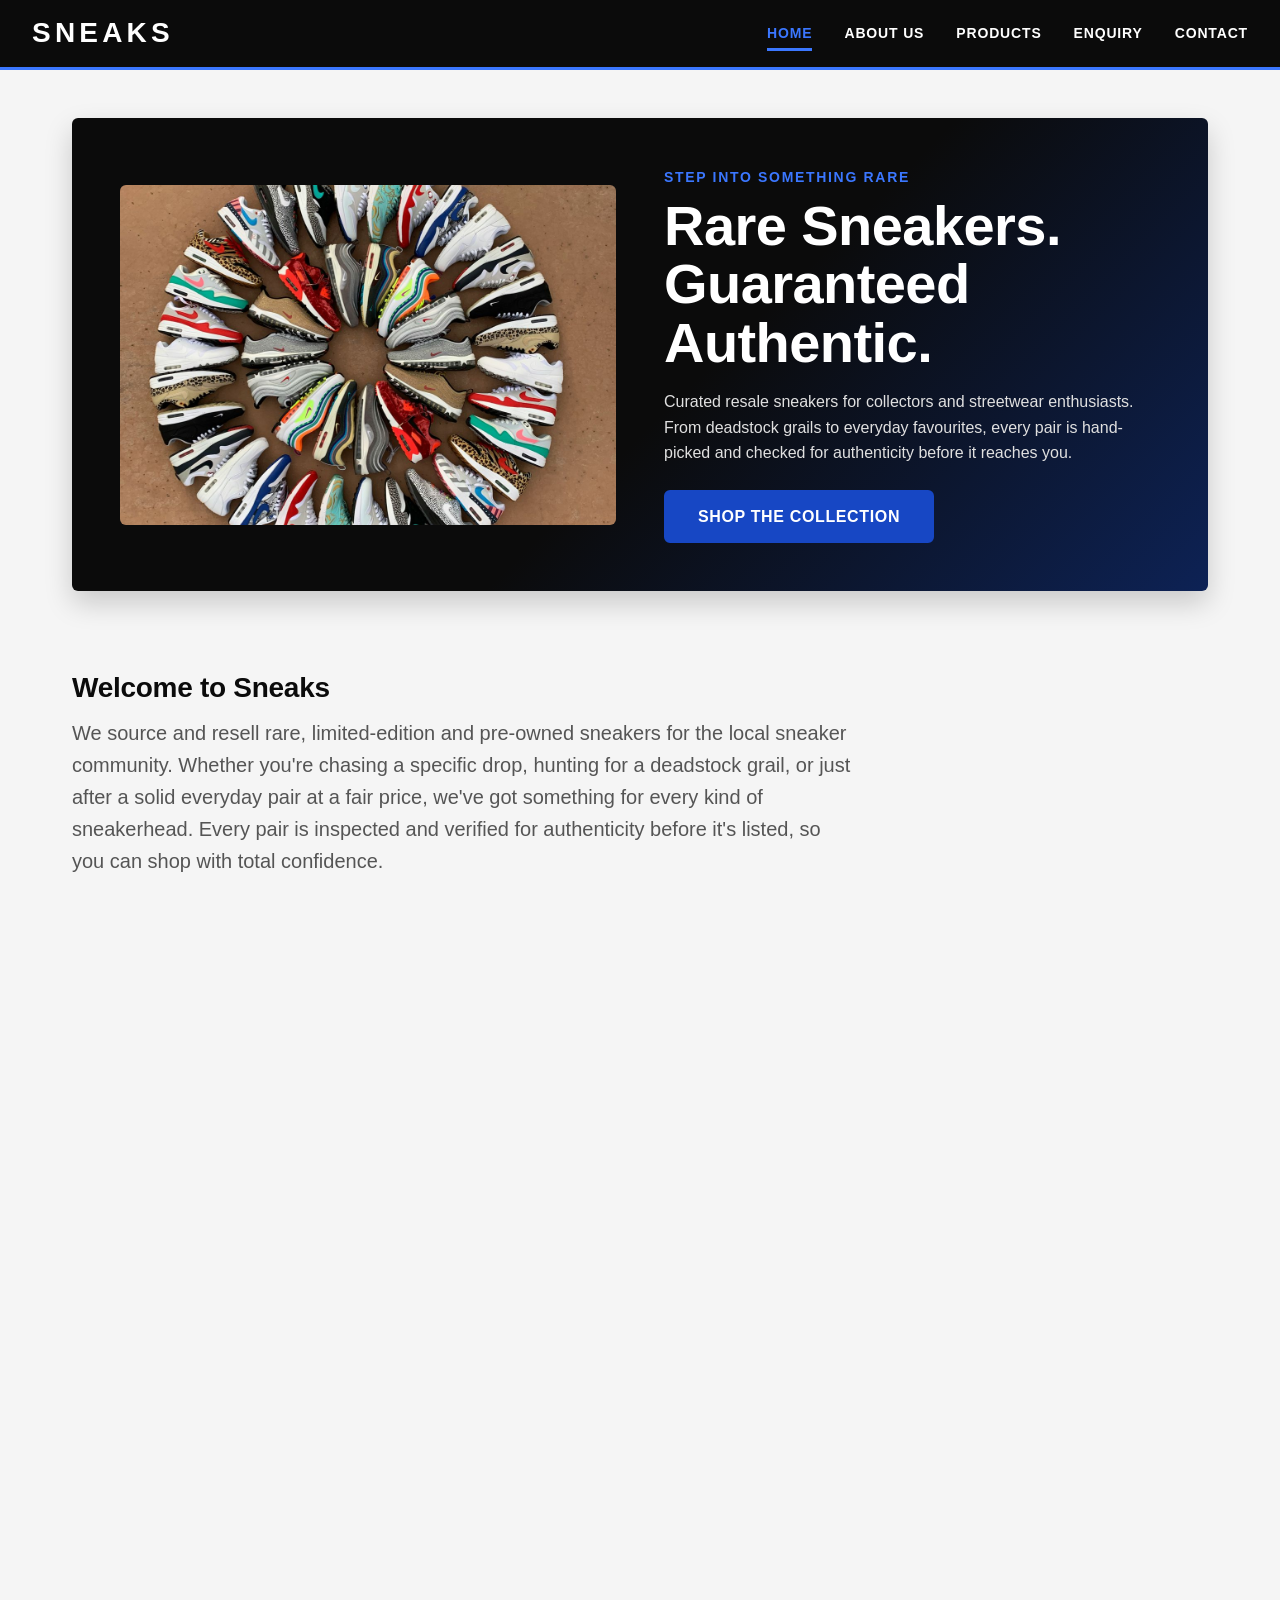
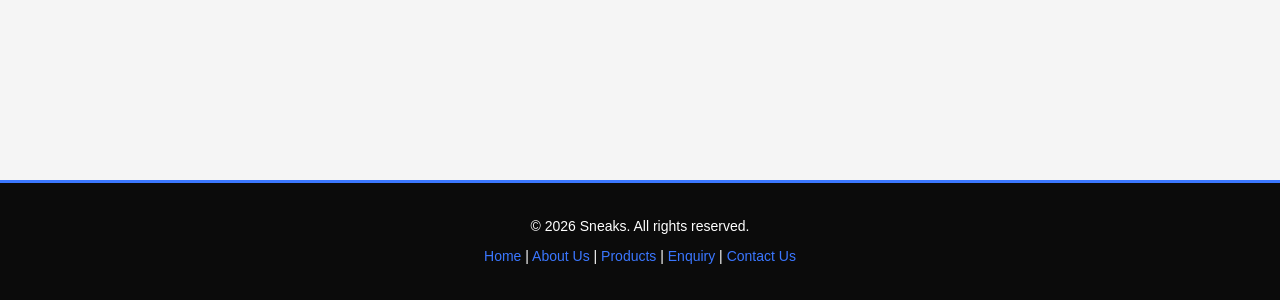
<file: index.html>
<!DOCTYPE html>
<html lang="en">
<head>
    <meta charset="UTF-8">
    <meta name="viewport" content="width=device-width, initial-scale=1.0">
    <title>Sneaks | Authentic Sneaker Resale in Durban</title>
    <meta name="description" content="Sneaks is a Durban sneaker resale store for rare, limited-edition and pre-owned sneakers. Every pair is authenticity-checked. Browse stock or reserve a pair.">
    <meta name="keywords" content="sneaker resale Durban, authentic sneakers South Africa, limited edition sneakers, pre-owned sneakers, deadstock sneakers, Air Jordan Durban">
    <meta name="author" content="Nhlakanipho Bhengu">
    <meta name="robots" content="index, follow">
    <meta name="theme-color" content="#0b0b0b">
    <link rel="canonical" href="https://st10538008.github.io/Sneaks-website/">
    <link rel="icon" href="images/favicon.svg" type="image/svg+xml">

    <!-- Open Graph / Twitter: the preview card shown when the page is shared -->
    <meta property="og:type" content="website">
    <meta property="og:site_name" content="Sneaks">
    <meta property="og:locale" content="en_ZA">
    <meta property="og:title" content="Sneaks | Authentic Sneaker Resale in Durban">
    <meta property="og:description" content="Sneaks is a Durban sneaker resale store for rare, limited-edition and pre-owned sneakers. Every pair is authenticity-checked. Browse stock or reserve a pair.">
    <meta property="og:url" content="https://st10538008.github.io/Sneaks-website/">
    <meta property="og:image" content="https://st10538008.github.io/Sneaks-website/images/sneaks-social-share.jpg">
    <meta property="og:image:alt" content="Sneaks: a collection of authentic resale sneakers">
    <meta name="twitter:card" content="summary_large_image">
    <meta name="twitter:title" content="Sneaks | Authentic Sneaker Resale in Durban">
    <meta name="twitter:description" content="Sneaks is a Durban sneaker resale store for rare, limited-edition and pre-owned sneakers. Every pair is authenticity-checked. Browse stock or reserve a pair.">
    <meta name="twitter:image" content="https://st10538008.github.io/Sneaks-website/images/sneaks-social-share.jpg">

    <!-- Security: only allow scripts, styles, images and requests from the places this site uses -->
    <meta http-equiv="Content-Security-Policy" content="default-src 'self'; script-src 'self'; style-src 'self'; img-src 'self' data:; connect-src 'self' https://jsonplaceholder.typicode.com; form-action 'self' mailto: https://jsonplaceholder.typicode.com; base-uri 'self'; object-src 'none'">
    <meta name="referrer" content="strict-origin-when-cross-origin">

    <!-- Structured data: helps Google show the business in local results -->
    <script type="application/ld+json">
    {
  "@context": "https://schema.org",
  "@type": "ShoeStore",
  "name": "Sneaks",
  "description": "Durban sneaker resale store selling rare, limited-edition and pre-owned sneakers with an authenticity guarantee.",
  "url": "https://st10538008.github.io/Sneaks-website/",
  "image": "https://st10538008.github.io/Sneaks-website/images/sneaks-social-share.jpg",
  "email": "hello@sneaks.co.za",
  "priceRange": "R2400 - R10900",
  "address": {
    "@type": "PostalAddress",
    "streetAddress": "45 Florida Road, Morningside",
    "addressLocality": "Durban",
    "postalCode": "4001",
    "addressCountry": "ZA"
  },
  "areaServed": "Durban, South Africa",
  "sameAs": [
    "https://www.instagram.com/sneaks.durban"
  ]
}
    </script>
    <link rel="stylesheet" href="css/style.css">
</head>
<body>

    <!-- ===== Header & Navigation ===== -->
    <header>
        <div class="logo">
            <a href="index.html">
                <span class="site-name">Sneaks</span>
            </a>
        </div>
        <input type="checkbox" id="nav-toggle" class="nav-toggle" aria-label="Open or close the navigation menu">
        <label for="nav-toggle" class="nav-toggle-label" aria-hidden="true"><span></span></label>
        <nav>
            <ul class="nav-links">
                <li><a href="index.html" class="active">Home</a></li>
                <li><a href="about.html">About Us</a></li>
                <li><a href="products.html">Products</a></li>
                <li><a href="enquiry.html">Enquiry</a></li>
                <li><a href="contact.html">Contact</a></li>
            </ul>
        </nav>
    </header>

    <!-- ===== Main Content ===== -->
    <main>

        <!-- Hero section with catchphrase, intro and call to action -->
        <section class="hero">
            <!-- srcset lists the same photo at two sizes. The number after each
                    file (480w, 3024w) tells the browser exactly how wide that file
                    is in pixels, so it can download whichever one fits the screen
                    instead of always grabbing the full 3024px original. -->
            <img
                src="images/sneaker-collection-hero-1200.jpg"
                fetchpriority="high"
                decoding="async"
                srcset="images/sneaker-collection-hero-480.jpg 480w,
                        images/sneaker-collection-hero-1200.jpg 1200w"
                sizes="(max-width: 1024px) 90vw, 50vw"
                alt="Featured limited-edition sneaker displayed against a plain background"
                width="600">
            <div class="hero-text">
                <p class="tagline">Step Into Something Rare</p>
                <h1>Rare Sneakers. Guaranteed Authentic.</h1>
                <p>
                    Curated resale sneakers for collectors and streetwear enthusiasts. From
                    deadstock grails to everyday favourites, every pair is hand-picked and
                    checked for authenticity before it reaches you.
                </p>
                <a href="products.html" class="cta-button">Shop the Collection</a>
            </div>
        </section>

        <!-- Short introduction to the business -->
        <section class="intro">
            <h2>Welcome to Sneaks</h2>
            <p>
                We source and resell rare, limited-edition and pre-owned sneakers for the local
                sneaker community. Whether you're chasing a specific drop, hunting for a
                deadstock grail, or just after a solid everyday pair at a fair price, we've got
                something for every kind of sneakerhead. Every pair is inspected and verified
                for authenticity before it's listed, so you can shop with total confidence.
            </p>
        </section>

        <!-- What we offer: category teaser -->
        <section class="categories">
            <h2>What We Offer</h2>
            <div class="category-list">
                <article class="category-card">
                    <h3>Deadstock Grails</h3>
                    <p>Brand new, never-worn limited releases for serious collectors.</p>
                </article>
                <article class="category-card">
                    <h3>Pre-Owned Favourites</h3>
                    <p>Gently used pairs in excellent condition at a fraction of retail price.</p>
                </article>
                <article class="category-card">
                    <h3>Everyday Sneakers</h3>
                    <p>Reliable, comfortable pairs for daily wear without the hefty price tag.</p>
                </article>
            </div>
        </section>

        <!-- Quick highlights -->
        <section class="highlights">
            <h2>Why Choose Us</h2>
            <ul>
                <li>Authenticity guaranteed on every pair</li>
                <li>New stock added regularly</li>
                <li>Easy reservation and offer system</li>
                <li>Local pickup and pop-up locations</li>
            </ul>
        </section>

        <!-- Closing call to action -->
        <section class="home-cta">
            <h2>Ready to Find Your Next Pair?</h2>
            <p>Browse our current stock or tell us exactly what you're looking for.</p>
            <a href="products.html" class="cta-button">Shop the Collection</a>
            <a href="enquiry.html" class="cta-button-secondary">Request a Specific Pair</a>
        </section>

    </main>

    <!-- ===== Footer ===== -->
    <footer>
        <p>&copy; 2026 Sneaks. All rights reserved.</p>
        <p class="footer-links"><a href="index.html">Home</a> | <a href="about.html">About Us</a> | <a href="products.html">Products</a> | <a href="enquiry.html">Enquiry</a> | <a href="contact.html">Contact Us</a></p>
    </footer>

    <script src="js/script.js" defer></script>
</body>
</html>
</file>
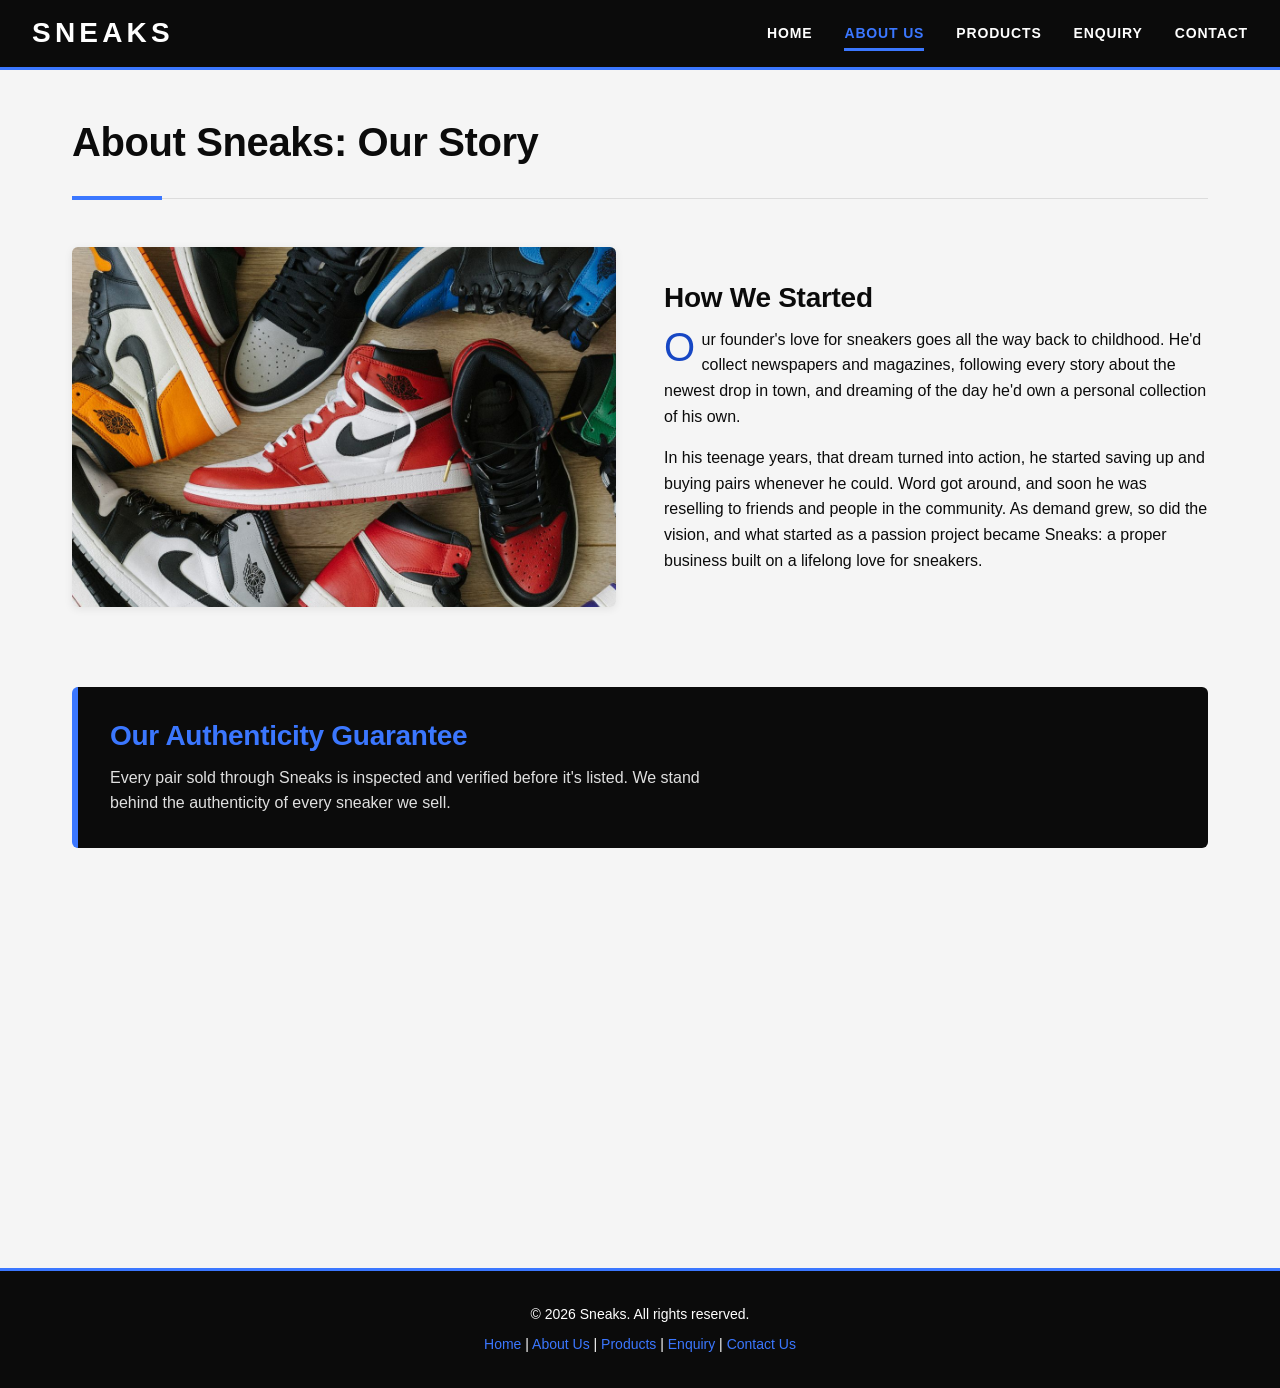
<file: about.html>
<!DOCTYPE html>
<html lang="en">
<head>
    <meta charset="UTF-8">
    <meta name="viewport" content="width=device-width, initial-scale=1.0">
    <title>About Sneaks | Our Story and Authenticity Guarantee</title>
    <meta name="description" content="Meet Sneaks, a Durban sneaker resale store. Learn how we started, our authenticity guarantee, and the mission and vision behind every pair we sell.">
    <meta name="keywords" content="about Sneaks, sneaker authenticity guarantee, Durban sneaker store, sneaker resale story">
    <meta name="author" content="Nhlakanipho Bhengu">
    <meta name="robots" content="index, follow">
    <meta name="theme-color" content="#0b0b0b">
    <link rel="canonical" href="https://st10538008.github.io/Sneaks-website/about.html">
    <link rel="icon" href="images/favicon.svg" type="image/svg+xml">

    <!-- Open Graph / Twitter: the preview card shown when the page is shared -->
    <meta property="og:type" content="website">
    <meta property="og:site_name" content="Sneaks">
    <meta property="og:locale" content="en_ZA">
    <meta property="og:title" content="About Sneaks | Our Story and Authenticity Guarantee">
    <meta property="og:description" content="Meet Sneaks, a Durban sneaker resale store. Learn how we started, our authenticity guarantee, and the mission and vision behind every pair we sell.">
    <meta property="og:url" content="https://st10538008.github.io/Sneaks-website/about.html">
    <meta property="og:image" content="https://st10538008.github.io/Sneaks-website/images/sneaks-social-share.jpg">
    <meta property="og:image:alt" content="Sneaks: a collection of authentic resale sneakers">
    <meta name="twitter:card" content="summary_large_image">
    <meta name="twitter:title" content="About Sneaks | Our Story and Authenticity Guarantee">
    <meta name="twitter:description" content="Meet Sneaks, a Durban sneaker resale store. Learn how we started, our authenticity guarantee, and the mission and vision behind every pair we sell.">
    <meta name="twitter:image" content="https://st10538008.github.io/Sneaks-website/images/sneaks-social-share.jpg">

    <!-- Security: only allow scripts, styles, images and requests from the places this site uses -->
    <meta http-equiv="Content-Security-Policy" content="default-src 'self'; script-src 'self'; style-src 'self'; img-src 'self' data:; connect-src 'self' https://jsonplaceholder.typicode.com; form-action 'self' mailto: https://jsonplaceholder.typicode.com; base-uri 'self'; object-src 'none'">
    <meta name="referrer" content="strict-origin-when-cross-origin">
    <link rel="stylesheet" href="css/style.css">
</head>
<body>

    <!-- ===== Header & Navigation ===== -->
    <header>
        <div class="logo">
            <a href="index.html">
                <span class="site-name">Sneaks</span>
            </a>
        </div>
        <input type="checkbox" id="nav-toggle" class="nav-toggle" aria-label="Open or close the navigation menu">
        <label for="nav-toggle" class="nav-toggle-label" aria-hidden="true"><span></span></label>
        <nav>
            <ul class="nav-links">
                <li><a href="index.html">Home</a></li>
                <li><a href="about.html" class="active">About Us</a></li>
                <li><a href="products.html">Products</a></li>
                <li><a href="enquiry.html">Enquiry</a></li>
                <li><a href="contact.html">Contact</a></li>
            </ul>
        </nav>
    </header>

    <!-- ===== Main Content ===== -->
    <main>

        <section class="page-heading">
            <h1>About Sneaks: Our Story</h1>
        </section>

        <!-- History / founder story -->
        <section class="about-history">
            <!-- srcset lists the same photo at two sizes, and sizes tells the
                browser how much space the image will take up on the page, so
                it can pick whichever file actually fits instead of always
                downloading the biggest one. -->
            <img
                src="images/sneaks-founder-sorting-sneakers-1200.jpg"
                loading="lazy"
                decoding="async"
                srcset="images/sneaks-founder-sorting-sneakers-480.jpg 480w,
                        images/sneaks-founder-sorting-sneakers-1200.jpg 1200w"
                sizes="(max-width: 1024px) 90vw, 40vw"
                alt="Founder of Sneaks sorting through a collection of sneakers"
                width="500">
            <div class="about-text">
                <h2>How We Started</h2>
                <p>
                    Our founder's love for sneakers goes all the way back to childhood. He'd
                    collect newspapers and magazines, following every story about the newest
                    drop in town, and dreaming of the day he'd own a personal collection of his
                    own.
                </p>
                <p>
                    In his teenage years, that dream turned into action, he started saving up
                    and buying pairs whenever he could. Word got around, and soon he was
                    reselling to friends and people in the community. As demand grew, so did the
                    vision, and what started as a passion project became Sneaks: a proper
                    business built on a lifelong love for sneakers.
                </p>
            </div>
        </section>

        <!-- Authenticity guarantee -->
        <section class="authenticity" id="authenticity">
            <h2>Our Authenticity Guarantee</h2>
            <p>
                Every pair sold through Sneaks is inspected and verified before it's listed. We
                stand behind the authenticity of every sneaker we sell.
            </p>
        </section>

        
        <div class="values">
            <!-- Mission -->
            <section class="mission">
                <h2>Our Mission</h2>
                <p>To make rare and sought-after sneakers accessible to sneakerheads and collectors, with guaranteed authenticity on every pair.</p>
            </section>

            <!-- Vision -->
            <section class="vision">
                <h2>Our Vision</h2>
                <p>To become Durban's most trusted destination for authentic sneaker resale, known for a curated selection and a strong local sneaker community.</p>
            </section>
        </div>

        <section class="more-links"><p>Ready to see what is in stock? <a href="products.html">Browse our current sneaker stock</a>, <a href="enquiry.html">send us an enquiry</a>, or <a href="contact.html">visit our Florida Road store</a>.</p></section>

    </main>

    <!-- ===== Footer ===== -->
    <footer>
        <p>&copy; 2026 Sneaks. All rights reserved.</p>
        <p class="footer-links"><a href="index.html">Home</a> | <a href="about.html">About Us</a> | <a href="products.html">Products</a> | <a href="enquiry.html">Enquiry</a> | <a href="contact.html">Contact Us</a></p>
    </footer>

    <script src="js/script.js" defer></script>
</body>
</html>
</file>
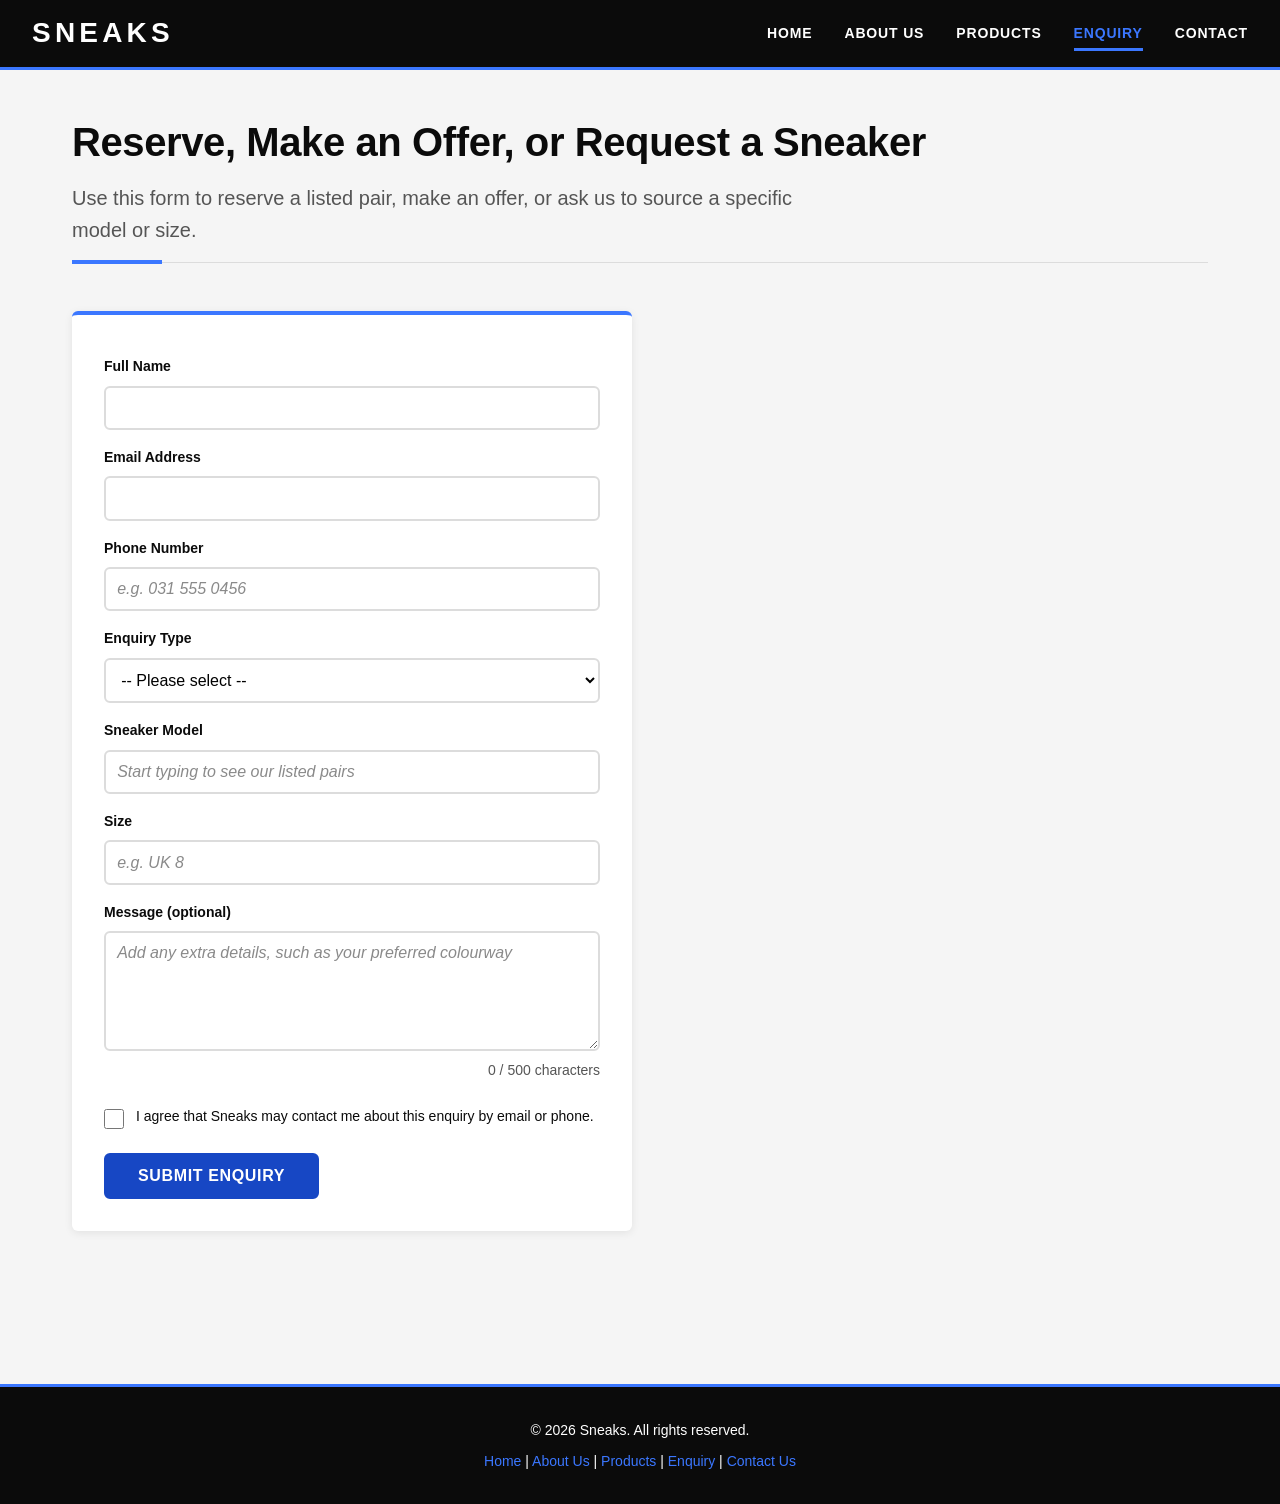
<file: enquiry.html>
<!DOCTYPE html>
<html lang="en">
<head>
    <meta charset="UTF-8">
    <meta name="viewport" content="width=device-width, initial-scale=1.0">
    <title>Reserve or Make an Offer on Sneakers | Sneaks</title>
    <meta name="description" content="Reserve a listed pair, make an offer or request a specific sneaker model and size from Sneaks in Durban. Get a price and availability reply instantly.">
    <meta name="keywords" content="reserve sneakers Durban, make an offer sneakers, request sneaker size, source rare sneakers South Africa">
    <meta name="author" content="Nhlakanipho Bhengu">
    <meta name="robots" content="index, follow">
    <meta name="theme-color" content="#0b0b0b">
    <link rel="canonical" href="https://st10538008.github.io/Sneaks-website/enquiry.html">
    <link rel="icon" href="images/favicon.svg" type="image/svg+xml">

    <!-- Open Graph / Twitter: the preview card shown when the page is shared -->
    <meta property="og:type" content="website">
    <meta property="og:site_name" content="Sneaks">
    <meta property="og:locale" content="en_ZA">
    <meta property="og:title" content="Reserve or Make an Offer on Sneakers | Sneaks">
    <meta property="og:description" content="Reserve a listed pair, make an offer or request a specific sneaker model and size from Sneaks in Durban. Get a price and availability reply instantly.">
    <meta property="og:url" content="https://st10538008.github.io/Sneaks-website/enquiry.html">
    <meta property="og:image" content="https://st10538008.github.io/Sneaks-website/images/sneaks-social-share.jpg">
    <meta property="og:image:alt" content="Sneaks: a collection of authentic resale sneakers">
    <meta name="twitter:card" content="summary_large_image">
    <meta name="twitter:title" content="Reserve or Make an Offer on Sneakers | Sneaks">
    <meta name="twitter:description" content="Reserve a listed pair, make an offer or request a specific sneaker model and size from Sneaks in Durban. Get a price and availability reply instantly.">
    <meta name="twitter:image" content="https://st10538008.github.io/Sneaks-website/images/sneaks-social-share.jpg">

    <!-- Security: only allow scripts, styles, images and requests from the places this site uses -->
    <meta http-equiv="Content-Security-Policy" content="default-src 'self'; script-src 'self'; style-src 'self'; img-src 'self' data:; connect-src 'self' https://jsonplaceholder.typicode.com; form-action 'self' mailto: https://jsonplaceholder.typicode.com; base-uri 'self'; object-src 'none'">
    <meta name="referrer" content="strict-origin-when-cross-origin">
    <link rel="stylesheet" href="css/style.css">
</head>
<body>

    <!-- ===== Header & Navigation ===== -->
    <header>
        <div class="logo">
            <a href="index.html">
                <span class="site-name">Sneaks</span>
            </a>
        </div>
        <input type="checkbox" id="nav-toggle" class="nav-toggle" aria-label="Open or close the navigation menu">
        <label for="nav-toggle" class="nav-toggle-label" aria-hidden="true"><span></span></label>
        <nav>
            <ul class="nav-links">
                <li><a href="index.html">Home</a></li>
                <li><a href="about.html">About Us</a></li>
                <li><a href="products.html">Products</a></li>
                <li><a href="enquiry.html" class="active">Enquiry</a></li>
                <li><a href="contact.html">Contact</a></li>
            </ul>
        </nav>
    </header>

    <!-- ===== Main Content ===== -->
    <main>

        <section class="page-heading">
            <h1>Reserve, Make an Offer, or Request a Sneaker</h1>
            <p>Use this form to reserve a listed pair, make an offer, or ask us to source a specific model or size.</p>
        </section>

        <!-- Enquiry form: validated and submitted with AJAX by js/script.js.
             The action URL is where the data is sent. -->
        <section class="enquiry-form">
            <form id="enquiry-form" action="https://jsonplaceholder.typicode.com/posts" method="post" novalidate>

                <label for="full-name">Full Name</label>
                <input type="text" id="full-name" name="full-name" autocomplete="name" required>

                <label for="email">Email Address</label>
                <input type="email" id="email" name="email" autocomplete="email" required>

                <label for="phone">Phone Number</label>
                <input type="tel" id="phone" name="phone" autocomplete="tel" placeholder="e.g. 031 555 0456" required>

                <label for="enquiry-type">Enquiry Type</label>
                <select id="enquiry-type" name="enquiry-type" required>
                    <option value="">-- Please select --</option>
                    <option value="reserve">Reserve a Listed Pair</option>
                    <option value="offer">Make an Offer</option>
                    <option value="request">Request a Specific Model/Size</option>
                </select>

                <label for="sneaker-model">Sneaker Model</label>
                <input type="text" id="sneaker-model" name="sneaker-model" list="model-list" placeholder="Start typing to see our listed pairs">
                <datalist id="model-list"></datalist>

                <label for="size">Size</label>
                <input type="text" id="size" name="size" placeholder="e.g. UK 8">

                <!-- Shown only when "Make an Offer" is chosen -->
                <div class="form-group" id="offer-group" hidden>
                    <label for="offer-amount">Your Offer (in rand)</label>
                    <input type="number" id="offer-amount" name="offer-amount" min="500" max="100000" step="50" inputmode="numeric" placeholder="e.g. 3500">
                </div>

                <!-- Shown only when "Reserve a Listed Pair" is chosen -->
                <div class="form-group" id="date-group" hidden>
                    <label for="pickup-date">Preferred Collection Date</label>
                    <input type="date" id="pickup-date" name="pickup-date">
                </div>

                <label for="message">Message (optional)</label>
                <textarea id="message" name="message" rows="5" placeholder="Add any extra details, such as your preferred colourway"></textarea>

                <div class="checkbox-field">
                    <input type="checkbox" id="consent" name="consent" required>
                    <label for="consent">I agree that Sneaks may contact me about this enquiry by email or phone.</label>
                </div>

                <button type="submit" class="submit-btn">Submit Enquiry</button>

            </form>

            <!-- The reply about cost and availability appears here -->
            <div id="enquiry-response" class="response-box" role="status" aria-live="polite" tabindex="-1" hidden></div>
        </section>

        <section class="more-links"><p>Not sure what to ask for? See what we have on the <a href="products.html">products page</a>, read the <a href="products.html#faq-heading">buying FAQ</a>, or <a href="about.html">learn about our authenticity guarantee</a>.</p></section>

    </main>

    <!-- ===== Footer ===== -->
    <footer>
        <p>&copy; 2026 Sneaks. All rights reserved.</p>
        <p class="footer-links"><a href="index.html">Home</a> | <a href="about.html">About Us</a> | <a href="products.html">Products</a> | <a href="enquiry.html">Enquiry</a> | <a href="contact.html">Contact Us</a></p>
    </footer>

    <script src="js/script.js" defer></script>
</body>
</html>
</file>
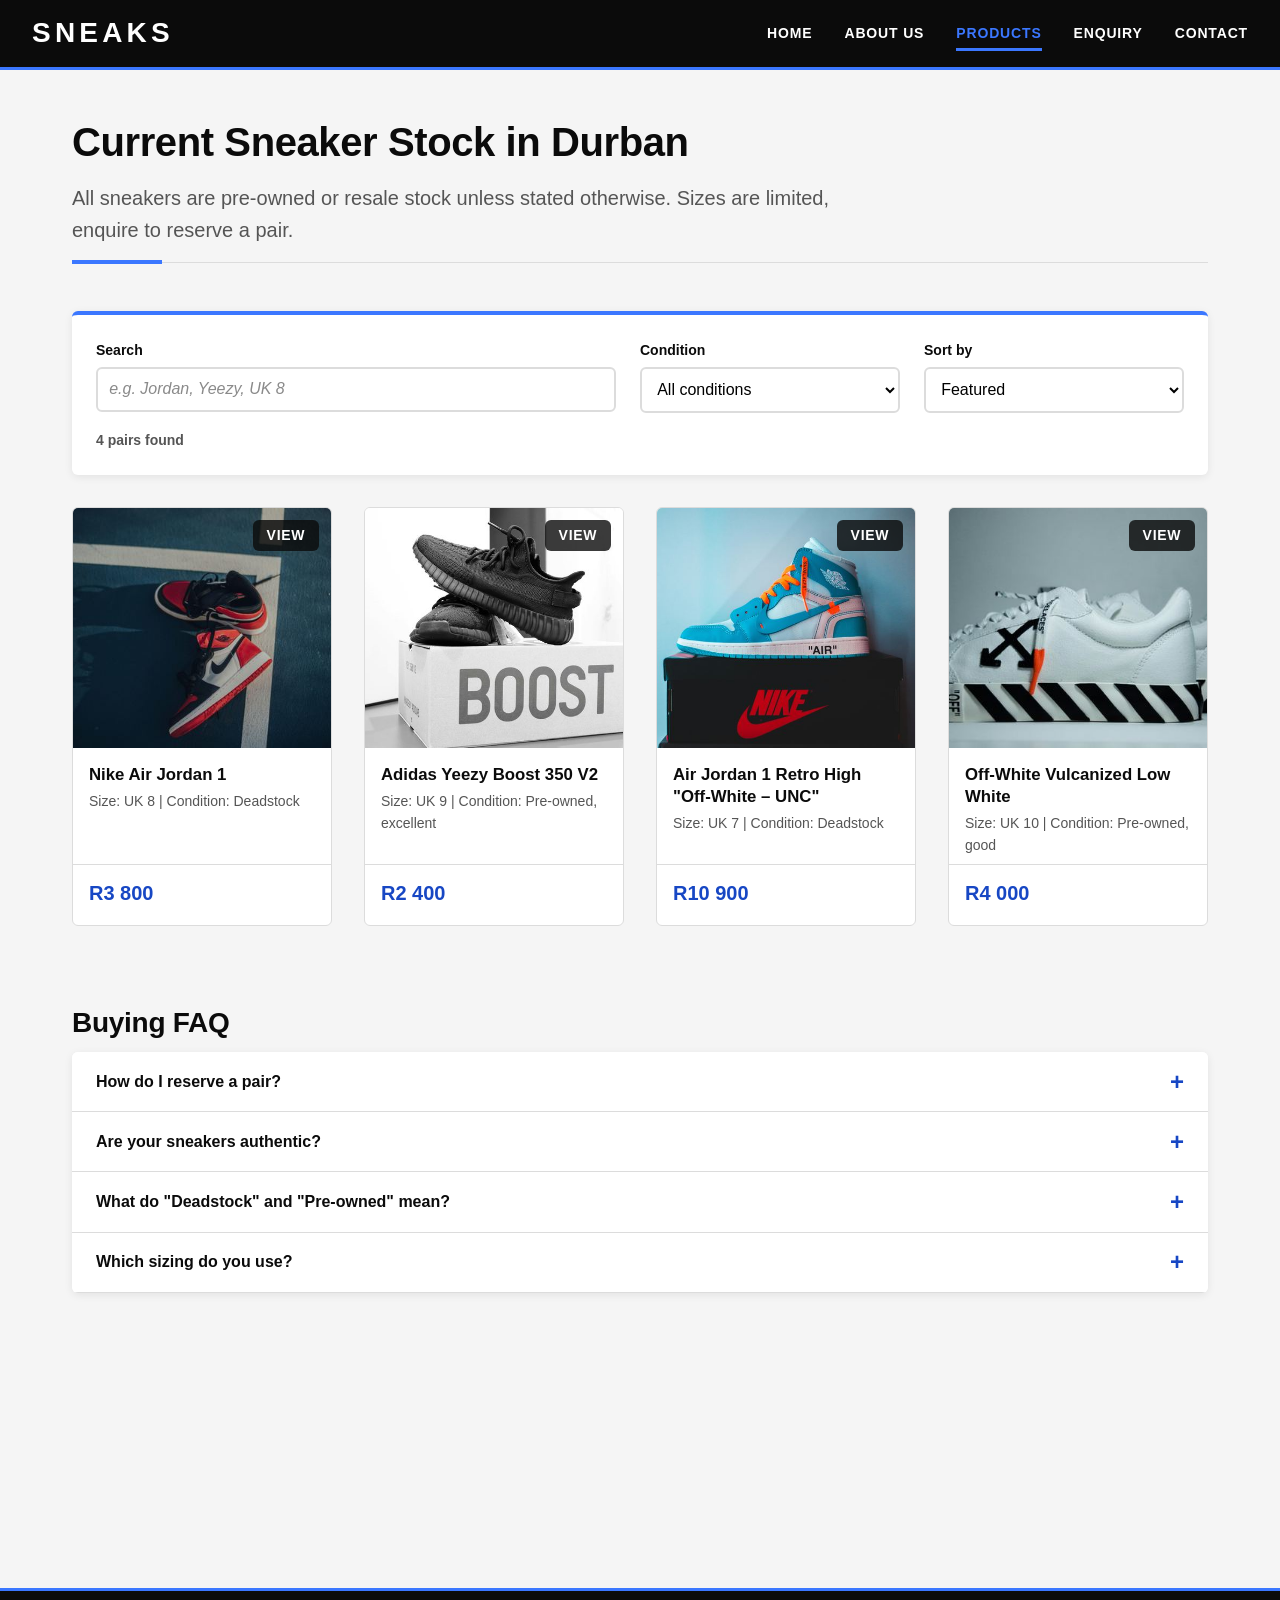
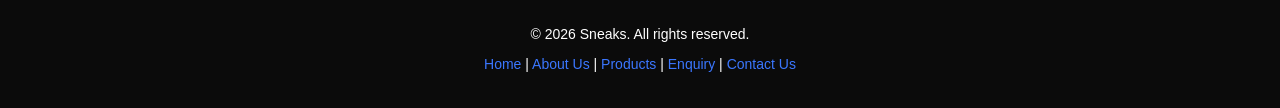
<file: products.html>
<!DOCTYPE html>
<html lang="en">
<head>
    <meta charset="UTF-8">
    <meta name="viewport" content="width=device-width, initial-scale=1.0">
    <title>Sneakers for Sale in Durban | Sneaks Current Stock</title>
    <meta name="description" content="Browse authentic Air Jordan, Yeezy and Off-White sneakers in stock at Sneaks, Durban. Search by name, filter by condition, sort by price and reserve a pair.">
    <meta name="keywords" content="sneakers for sale Durban, buy Air Jordan 1 South Africa, Yeezy 350 V2 Durban, Off-White sneakers, deadstock sneakers price">
    <meta name="author" content="Nhlakanipho Bhengu">
    <meta name="robots" content="index, follow">
    <meta name="theme-color" content="#0b0b0b">
    <link rel="canonical" href="https://st10538008.github.io/Sneaks-website/products.html">
    <link rel="icon" href="images/favicon.svg" type="image/svg+xml">

    <!-- Open Graph / Twitter: the preview card shown when the page is shared -->
    <meta property="og:type" content="website">
    <meta property="og:site_name" content="Sneaks">
    <meta property="og:locale" content="en_ZA">
    <meta property="og:title" content="Sneakers for Sale in Durban | Sneaks Current Stock">
    <meta property="og:description" content="Browse authentic Air Jordan, Yeezy and Off-White sneakers in stock at Sneaks, Durban. Search by name, filter by condition, sort by price and reserve a pair.">
    <meta property="og:url" content="https://st10538008.github.io/Sneaks-website/products.html">
    <meta property="og:image" content="https://st10538008.github.io/Sneaks-website/images/sneaks-social-share.jpg">
    <meta property="og:image:alt" content="Sneaks: a collection of authentic resale sneakers">
    <meta name="twitter:card" content="summary_large_image">
    <meta name="twitter:title" content="Sneakers for Sale in Durban | Sneaks Current Stock">
    <meta name="twitter:description" content="Browse authentic Air Jordan, Yeezy and Off-White sneakers in stock at Sneaks, Durban. Search by name, filter by condition, sort by price and reserve a pair.">
    <meta name="twitter:image" content="https://st10538008.github.io/Sneaks-website/images/sneaks-social-share.jpg">

    <!-- Security: only allow scripts, styles, images and requests from the places this site uses -->
    <meta http-equiv="Content-Security-Policy" content="default-src 'self'; script-src 'self'; style-src 'self'; img-src 'self' data:; connect-src 'self' https://jsonplaceholder.typicode.com; form-action 'self' mailto: https://jsonplaceholder.typicode.com; base-uri 'self'; object-src 'none'">
    <meta name="referrer" content="strict-origin-when-cross-origin">
    <link rel="stylesheet" href="css/style.css">
</head>
<body>

    <!-- ===== Header & Navigation ===== -->
    <header>
        <div class="logo">
            <a href="index.html">
                <span class="site-name">Sneaks</span>
            </a>
        </div>
        <input type="checkbox" id="nav-toggle" class="nav-toggle" aria-label="Open or close the navigation menu">
        <label for="nav-toggle" class="nav-toggle-label" aria-hidden="true"><span></span></label>
        <nav>
            <ul class="nav-links">
                <li><a href="index.html">Home</a></li>
                <li><a href="about.html">About Us</a></li>
                <li><a href="products.html" class="active">Products</a></li>
                <li><a href="enquiry.html">Enquiry</a></li>
                <li><a href="contact.html">Contact</a></li>
            </ul>
        </nav>
    </header>

    <!-- ===== Main Content ===== -->
    <main>

        <section class="page-heading">
            <h1>Current Sneaker Stock in Durban</h1>
            <p>All sneakers are pre-owned or resale stock unless stated otherwise. Sizes are limited, enquire to reserve a pair.</p>
        </section>

        <!-- Product listings -->
        <section class="product-grid" aria-label="Sneakers in stock">

            <!-- Listing 1 -->
            <article class="product-card">
                <figure class="product-photo">
                    <img
                        src="images/air-jordan-1-white-black-red-1200.jpg"
                        srcset="images/air-jordan-1-white-black-red-480.jpg 480w,
                        images/air-jordan-1-white-black-red-1200.jpg 1200w"
                        sizes="(max-width: 600px) 90vw, (max-width: 1024px) 45vw, 240px"
                        alt="Nike Air Jordan 1 sneaker in a white, black and red colourway"
                        width="220">
                    <figcaption class="product-name">Nike Air Jordan 1</figcaption>
                </figure>
                <p class="product-meta">Size: UK 8 | Condition: Deadstock</p>
                <p class="price">R3 800</p>
            </article>

            <!-- Listing 2 -->
            <article class="product-card">
                <figure class="product-photo">
                    <img
                        src="images/adidas-yeezy-350-v2-black-1200.jpg"
                        srcset="images/adidas-yeezy-350-v2-black-480.jpg 480w,
                        images/adidas-yeezy-350-v2-black-1200.jpg 1200w"
                        sizes="(max-width: 600px) 90vw, (max-width: 1024px) 45vw, 240px"
                        alt="Adidas Yeezy Boost 350 V2 sneaker in a black colourway"
                        width="220">
                    <figcaption class="product-name">Adidas Yeezy Boost 350 V2</figcaption>
                </figure>
                <p class="product-meta">Size: UK 9 | Condition: Pre-owned, excellent</p>
                <p class="price">R2 400</p>
            </article>

            <!-- Listing 3 -->
            <article class="product-card">
                <figure class="product-photo">
                    <img
                        src="images/air-jordan-1-retro-high-off-white-unc-1200.jpg"
                        srcset="images/air-jordan-1-retro-high-off-white-unc-480.jpg 480w,
                        images/air-jordan-1-retro-high-off-white-unc-1200.jpg 1200w"
                        sizes="(max-width: 600px) 90vw, (max-width: 1024px) 45vw, 240px"
                        alt="Air Jordan 1 Retro High Off-White UNC sneaker in teal and orange"
                        width="220">
                    <figcaption class="product-name">Air Jordan 1 Retro High "Off-White – UNC"</figcaption>
                </figure>
                <p class="product-meta">Size: UK 7 | Condition: Deadstock</p>
                <p class="price">R10 900</p>
            </article>

            <!-- Listing 4 -->
            <article class="product-card">
                <figure class="product-photo">
                    <img
                        src="images/off-white-vulcanized-low-white-1200.jpg"
                        srcset="images/off-white-vulcanized-low-white-480.jpg 480w,
                        images/off-white-vulcanized-low-white-1200.jpg 1200w"
                        sizes="(max-width: 600px) 90vw, (max-width: 1024px) 45vw, 240px"
                        alt="Off-White Vulcanized Low sneaker in white with black diagonal stripes"
                        width="220">
                    <figcaption class="product-name">Off-White Vulcanized Low White</figcaption>
                </figure>
                <p class="product-meta">Size: UK 10 | Condition: Pre-owned, good</p>
                <p class="price">R4 000</p>
            </article>

        </section>

        <!-- FAQ accordion (opened and closed by js/script.js) -->
        <section class="faq" aria-labelledby="faq-heading">
            <h2 id="faq-heading">Buying FAQ</h2>
            <div class="accordion">

                <h3 class="accordion-heading">
                    <button type="button" class="accordion-trigger" id="faq-btn-1" aria-expanded="false" aria-controls="faq-panel-1">How do I reserve a pair?</button>
                </h3>
                <div class="accordion-panel" id="faq-panel-1" role="region" aria-labelledby="faq-btn-1">
                    <div class="accordion-inner">
                        <p>Fill in the <a href="enquiry.html">enquiry form</a> and choose "Reserve a Listed Pair". We reply with the price, a deposit amount and how long we will hold the pair for you.</p>
                    </div>
                </div>

                <h3 class="accordion-heading">
                    <button type="button" class="accordion-trigger" id="faq-btn-2" aria-expanded="false" aria-controls="faq-panel-2">Are your sneakers authentic?</button>
                </h3>
                <div class="accordion-panel" id="faq-panel-2" role="region" aria-labelledby="faq-btn-2">
                    <div class="accordion-inner">
                        <p>Yes. Every pair is inspected and verified before it is listed. Read more in our <a href="about.html#authenticity">authenticity guarantee</a>.</p>
                    </div>
                </div>

                <h3 class="accordion-heading">
                    <button type="button" class="accordion-trigger" id="faq-btn-3" aria-expanded="false" aria-controls="faq-panel-3">What do "Deadstock" and "Pre-owned" mean?</button>
                </h3>
                <div class="accordion-panel" id="faq-panel-3" role="region" aria-labelledby="faq-btn-3">
                    <div class="accordion-inner">
                        <p>Deadstock means brand new and never worn. Pre-owned means worn before; we grade each pair (for example "excellent" or "good") so you know what to expect.</p>
                    </div>
                </div>

                <h3 class="accordion-heading">
                    <button type="button" class="accordion-trigger" id="faq-btn-4" aria-expanded="false" aria-controls="faq-panel-4">Which sizing do you use?</button>
                </h3>
                <div class="accordion-panel" id="faq-panel-4" role="region" aria-labelledby="faq-btn-4">
                    <div class="accordion-inner">
                        <p>All sizes are UK sizes. If you do not see your size, send an enquiry and we will try to source it for you.</p>
                    </div>
                </div>

            </div>
        </section>

        <section class="products-cta">
            <p>Don't see your size? Let us know what you're after.</p>
            <a href="enquiry.html" class="cta-button">Make an Enquiry</a>
        </section>

    </main>

    <!-- ===== Footer ===== -->
    <footer>
        <p>&copy; 2026 Sneaks. All rights reserved.</p>
        <p class="footer-links"><a href="index.html">Home</a> | <a href="about.html">About Us</a> | <a href="products.html">Products</a> | <a href="enquiry.html">Enquiry</a> | <a href="contact.html">Contact Us</a></p>
    </footer>

    <script src="js/script.js" defer></script>
</body>
</html>
</file>
<file: css/style.css>
/* =============================================================
   SNEAKS — MAIN STYLESHEET
   Web Development (WEDE5020)
   Part 2: CSS Styling & Responsive Design
   Part 3: Enhanced Functionality & SEO (extra styles)
   Author: Nhlakanipho Bhengu (ST10538008)

   SECTIONS IN THIS FILE
   1.  Design tokens (CSS variables: colours, fonts, sizes)
   2.  Default style code (reset + base page styles)
   3.  Typography
   4.  Links
   5.  Buttons
   6.  Header and navigation (incl. mobile menu button)
   7.  Footer
   8.  Home page
   9.  About page
   10. Products page
   11. Forms (Enquiry and Contact)
   12. Contact page: locations and maps
   12b. Part 3 additions (toolbar, lightbox, accordion, form errors,
        reply boxes, back-to-top button, scroll animations)
   13. Responsive design — tablet (max 1024px)
   14. Responsive design — mobile (max 600px)
   15. Part 3 SEO additions (internal links, footer links)
   16. Map styling (custom pins, pop-ups, map controls)
   17. Consent checkbox (enquiry and contact forms)
   18. Email action buttons (contact form preview)
   ============================================================= */


/* =============================================================
   1. DESIGN TOKENS
   Every colour, font and size is stored once here as a CSS
   variable and reused with var(--name). Changing a value here
   changes it on every page, and it keeps the look consistent.
   ============================================================= */

:root {
    /* Colours */
    --black: #0b0b0b;
    --white: #ffffff;
    --off-white: #f5f5f5;
    --grey-text: #555555;      /* 6.8:1 contrast on off-white */
    --grey-line: #dcdcdc;
    --blue: #3b77ff;           /* electric blue: for accents on BLACK */
    --blue-deep: #1747c4;      /* darker blue: for text/buttons on WHITE */
    --blue-darker: #0f3496;    /* hover state for deep blue */
    --valid: #1e8e4e;
    --invalid: #d93025;

    /* Font families */
    --font-heading: "Arial Black", "Helvetica Neue", Arial, sans-serif;
    --font-body: "Helvetica Neue", Arial, sans-serif;

    /* Font sizes (these are overridden inside the media queries
       at the bottom of this file, so text scales on small screens) */
    --fs-base: 1rem;
    --fs-small: 0.875rem;
    --fs-lead: 1.25rem;
    --fs-h2: 2.5rem;
    --fs-h3: 1.75rem;
    --fs-h4: 1.25rem;
    --fs-hero: 3.5rem;
    --fs-logo: 1.75rem;

    /* Effects */
    --radius: 6px;
    --shadow: 0 2px 8px rgba(0, 0, 0, 0.08);
    --shadow-hover: 0 12px 28px rgba(0, 0, 0, 0.18);
    --speed: 0.25s;
}


/* =============================================================
   2. DEFAULT STYLE CODE (RESET + BASE)
   Browsers add their own default spacing and list styles. The
   reset clears them so the site looks the same everywhere.
   ============================================================= */

* {
    margin: 0;
    padding: 0;
    /* border-box counts padding and border INSIDE an element's width. */
    box-sizing: border-box;
}

html {
    /* Smooth scrolling when jumping to an on-page link. */
    scroll-behavior: smooth;
}

body {
    font-family: var(--font-body);
    font-size: var(--fs-base);
    font-weight: 400;
    line-height: 1.6;
    color: var(--black);
    background-color: var(--off-white);
}

ul {
    list-style: none;
}

img {
    max-width: 100%;
    height: auto;
    display: block;
}

/* ::selection styles the text a visitor highlights with the mouse. */
::selection {
    background-color: var(--blue);
    color: var(--white);
}

main {
    max-width: 1200px;
    margin: 0 auto;
    padding: 3rem 2rem;
}

main > section {
    margin-bottom: 5rem;
}

/* :last-child removes the extra gap under the final section so the
   footer is not pushed too far away from the content. */
main > section:last-child {
    margin-bottom: 0;
}


/* =============================================================
   3. TYPOGRAPHY
   Two font families (heading + body), a size scale, weights,
   line heights and letter spacing, so text is styled consistently.
   ============================================================= */

h1,
h2,
h3,
h4 {
    font-family: var(--font-heading);
    font-weight: 700;
    line-height: 1.2;
    letter-spacing: -0.01em;
}

h1 {
    font-size: var(--fs-h2);
    margin-bottom: 1rem;
}

h2 {
    font-size: var(--fs-h3);
    margin-bottom: 0.75rem;
}

h3 {
    font-size: var(--fs-h4);
    margin-bottom: 0.5rem;
}

/* Store names (Main Store, Weekend Pop-Up) keep the uppercase label look. */
.location h3 {
    text-transform: uppercase;
    letter-spacing: 0.04em;
}

p {
    margin-bottom: 1rem;
    max-width: 70ch;   /* keeps lines a comfortable reading length */
}

/* :last-child — the final paragraph in any box needs no bottom
   margin, otherwise the box gets extra empty space at the bottom. */
p:last-child {
    margin-bottom: 0;
}

strong {
    font-weight: 700;
}

/* ::placeholder styles the grey hint text inside form fields. */
::placeholder {
    color: #8a8a8a;
    font-style: italic;
}

/* The page heading block at the top of About/Products/Enquiry/Contact */
.page-heading {
    padding-bottom: 1rem;
    margin-bottom: 3rem;
    border-bottom: 1px solid var(--grey-line);
    position: relative;
}

/* ::after draws a short thick blue bar over the grey line. */
.page-heading::after {
    content: "";
    position: absolute;
    left: 0;
    bottom: -2px;
    width: 90px;
    height: 4px;
    background-color: var(--blue);
}

.page-heading p {
    color: var(--grey-text);
    font-size: var(--fs-lead);
}


/* =============================================================
   4. LINKS
   Each link state has its own style: :link (unvisited),
   :visited, :hover, :focus-visible (keyboard) and :active
   (the moment it is clicked).
   :not() leaves buttons out so they keep their own styles.
   ============================================================= */

/* No link is underlined by default (navigation, buttons, footer). */
a {
    text-decoration: none;
}

main a:not(.cta-button):not(.cta-button-secondary):link {
    color: var(--blue-deep);
}

/* The exception: links written inside a paragraph keep an underline,
   so they can be told apart from the surrounding text by more than
   colour alone (an accessibility requirement). */
main p a:not(.cta-button):not(.cta-button-secondary) {
    text-decoration: underline;
    text-underline-offset: 3px;
}

main a:not(.cta-button):not(.cta-button-secondary):visited {
    color: #5a2ea6;
}

main a:not(.cta-button):not(.cta-button-secondary):hover {
    color: var(--blue-darker);
}

main p a:not(.cta-button):not(.cta-button-secondary):hover {
    text-decoration-thickness: 2px;
}

main a:not(.cta-button):not(.cta-button-secondary):active {
    color: var(--black);
}

/* :focus-visible shows an outline ONLY for keyboard users, so
   mouse users do not see an outline after clicking. */
a:focus-visible {
    outline: 3px solid var(--blue);
    outline-offset: 3px;
    border-radius: 2px;
}


/* =============================================================
   5. BUTTONS
   ============================================================= */

.cta-button,
.cta-button-secondary,
.submit-btn {
    display: inline-block;
    font-family: var(--font-body);
    font-weight: 700;
    font-size: var(--fs-base);
    letter-spacing: 0.04em;
    text-transform: uppercase;
    padding: 0.75rem 2rem;
    border: 2px solid var(--blue-deep);
    border-radius: var(--radius);
    cursor: pointer;
    /* transition makes colour changes fade smoothly instead of snapping */
    transition: background-color var(--speed), color var(--speed),
                transform var(--speed), box-shadow var(--speed);
}

/* Main button: filled blue */
.cta-button,
.submit-btn {
    background-color: var(--blue-deep);
    color: var(--white);
}

/* Secondary button: outline only */
.cta-button-secondary {
    background-color: transparent;
    color: var(--blue-deep);
    margin-left: 0.5rem;
}

/* On the black hero and the black authenticity box, the outline
   button must use the lighter blue so it can still be read. */
.hero .cta-button-secondary {
    color: var(--white);
    border-color: var(--white);
}

/* :hover — mouse pointer is over the button */
.cta-button:hover,
.submit-btn:hover {
    background-color: var(--blue-darker);
    border-color: var(--blue-darker);
    transform: translateY(-2px);
    box-shadow: 0 6px 14px rgba(23, 71, 196, 0.35);
}

.cta-button-secondary:hover {
    background-color: var(--blue-deep);
    color: var(--white);
    border-color: var(--blue-deep);
    transform: translateY(-2px);
}

.hero .cta-button-secondary:hover {
    background-color: var(--white);
    color: var(--black);
}

/* :focus-visible — selected with the Tab key */
.cta-button:focus-visible,
.cta-button-secondary:focus-visible,
.submit-btn:focus-visible {
    outline: 3px solid var(--blue);
    outline-offset: 3px;
}

/* :active — the moment the button is pressed down */
.cta-button:active,
.cta-button-secondary:active,
.submit-btn:active {
    transform: translateY(1px);
    box-shadow: none;
}

/* :disabled — used in Part 3 when JavaScript blocks the button */
.submit-btn:disabled {
    background-color: var(--grey-line);
    border-color: var(--grey-line);
    color: var(--grey-text);
    cursor: not-allowed;
    transform: none;
    box-shadow: none;
}


/* =============================================================
   6. HEADER AND NAVIGATION
   ============================================================= */

header {
    background-color: var(--black);
    border-bottom: 3px solid var(--blue);
    display: flex;
    flex-direction: row;
    justify-content: space-between;
    align-items: center;
    padding: 1rem 2rem;
    position: sticky;     /* the header stays visible while scrolling */
    top: 0;
    z-index: 100;
}

.logo a {
    display: inline-block;
}

.logo .site-name {
    font-family: var(--font-heading);
    font-size: var(--fs-logo);
    font-weight: 900;
    color: var(--white);
    letter-spacing: 0.15em;
    text-transform: uppercase;
    line-height: 1.1;
    transition: color var(--speed);
}

.logo a:hover .site-name {
    color: var(--blue);
}

.nav-links {
    display: flex;
    flex-direction: row;
    gap: 2rem;
}

.nav-links a {
    position: relative;
    display: inline-block;
    color: var(--white);
    font-weight: 600;
    font-size: var(--fs-small);
    letter-spacing: 0.06em;
    text-transform: uppercase;
    padding: 0.4rem 0;
    transition: color var(--speed);
}

/* ::after is the blue underline. It starts with zero width and
   grows to full width on hover, focus, and for the current page. */
.nav-links a::after {
    content: "";
    position: absolute;
    left: 0;
    bottom: 0;
    width: 0;
    height: 3px;
    background-color: var(--blue);
    transition: width var(--speed);
}

.nav-links a:hover,
.nav-links a:focus-visible,
.nav-links a.active {
    color: var(--blue);
}

.nav-links a:hover::after,
.nav-links a:focus-visible::after,
.nav-links a.active::after {
    width: 100%;
}

.nav-links a:active {
    color: var(--white);
}

/* ---- Mobile menu button (hamburger) ----
   This uses a hidden checkbox + a label. Ticking the checkbox
   (by tapping the label) opens the menu, using the :checked
   pseudo-class. It needs no JavaScript. Hidden on desktop. */
.nav-toggle {
    position: absolute;
    opacity: 0;
    pointer-events: none;
}

.nav-toggle-label {
    display: none;
    cursor: pointer;
    padding: 0.75rem 0.5rem;
}

/* The three lines of the hamburger icon are one <span> plus its
   ::before and ::after pseudo-elements. */
.nav-toggle-label span,
.nav-toggle-label span::before,
.nav-toggle-label span::after {
    display: block;
    width: 28px;
    height: 3px;
    background-color: var(--white);
    border-radius: 2px;
    transition: transform var(--speed), background-color var(--speed);
}

.nav-toggle-label span {
    position: relative;
}

.nav-toggle-label span::before,
.nav-toggle-label span::after {
    content: "";
    position: absolute;
    left: 0;
}

.nav-toggle-label span::before {
    top: -9px;
}

.nav-toggle-label span::after {
    top: 9px;
}

/* :focus-visible — outline the icon when reached with the Tab key */
.nav-toggle:focus-visible + .nav-toggle-label {
    outline: 3px solid var(--blue);
    border-radius: var(--radius);
}

/* :checked — menu is open, so the icon turns into an X */
.nav-toggle:checked + .nav-toggle-label span {
    background-color: transparent;
}

.nav-toggle:checked + .nav-toggle-label span::before {
    transform: translateY(9px) rotate(45deg);
}

.nav-toggle:checked + .nav-toggle-label span::after {
    transform: translateY(-9px) rotate(-45deg);
}


/* =============================================================
   7. FOOTER
   ============================================================= */

footer {
    background-color: var(--black);
    border-top: 3px solid var(--blue);
    color: var(--white);
    text-align: center;
    padding: 2rem;
    font-size: var(--fs-small);
}

footer p {
    margin: 0 auto 0.5rem;
}

footer a:link,
footer a:visited {
    color: var(--blue);
}

footer a:hover {
    color: var(--white);
}


/* =============================================================
   8. HOME PAGE
   ============================================================= */

/* ---- Hero ---- */
.hero {
    background: linear-gradient(135deg, var(--black) 55%, #0d2255 100%);
    color: var(--white);
    display: grid;
    grid-template-columns: 1fr 1fr;
    align-items: center;
    gap: 3rem;
    padding: 3rem;
    border-radius: var(--radius);
    box-shadow: var(--shadow-hover);
}

.hero img {
    width: 100%;
    height: 340px;
    object-fit: cover;
    border-radius: var(--radius);
}

.hero .tagline {
    font-weight: 700;
    letter-spacing: 0.12em;
    text-transform: uppercase;
    font-size: var(--fs-small);
    color: var(--blue);
    margin-bottom: 0.5rem;
}

.hero h1 {
    font-size: var(--fs-hero);
    line-height: 1.05;
    margin-bottom: 1rem;
}

.hero p {
    color: #e0e0e0;
    margin-bottom: 1.5rem;
}

/* ---- Intro text ---- */
.intro p {
    font-size: var(--fs-lead);
    color: var(--grey-text);
}

/* ---- "What We Offer" cards ---- */
.category-list {
    display: grid;
    grid-template-columns: 1fr 1fr 1fr;
    gap: 2rem;
}

.category-card {
    background-color: var(--white);
    padding: 2rem;
    border-radius: var(--radius);
    border-left: 4px solid var(--blue);
    box-shadow: var(--shadow);
    transition: transform var(--speed), box-shadow var(--speed);
}

.category-card:hover {
    transform: translateY(-4px);
    box-shadow: var(--shadow-hover);
}

/* :nth-child — the second card gets a black accent so the three
   cards alternate instead of looking identical. */
.category-card:nth-child(2) {
    border-left-color: var(--black);
}

.category-card p {
    color: var(--grey-text);
    font-size: var(--fs-small);
}

/* ---- Highlights list ---- */
.highlights ul {
    list-style: disc;
    padding-left: 2rem;
}

.highlights li {
    margin-bottom: 0.5rem;
    color: var(--grey-text);
}

/* ::marker styles the bullet point itself */
.highlights li::marker {
    color: var(--blue-deep);
}

.highlights li:last-child {
    margin-bottom: 0;
}

/* :nth-child(odd) — every second line gets a darker text colour,
   which makes a long list easier to scan. */
.highlights li:nth-child(odd) {
    color: var(--black);
}

/* ---- Closing call to action ---- */
.home-cta {
    background-color: var(--white);
    text-align: center;
    padding: 3rem 2rem;
    border-radius: var(--radius);
    border-top: 4px solid var(--blue);
    box-shadow: var(--shadow);
}

.home-cta p {
    color: var(--grey-text);
    margin: 0 auto 2rem;
}


/* =============================================================
   9. ABOUT PAGE
   ============================================================= */

.about-history {
    display: grid;
    grid-template-columns: 1fr 1fr;
    gap: 3rem;
    align-items: center;
}

.about-history img {
    width: 100%;
    height: 360px;
    object-fit: cover;
    border-radius: var(--radius);
    box-shadow: var(--shadow);
}

/* ::first-letter makes the first letter of the story larger */
.about-text p:first-of-type::first-letter {
    font-family: var(--font-heading);
    font-size: 2.5em;
    color: var(--blue-deep);
    float: left;
    line-height: 1;
    padding-right: 0.4rem;
}

.authenticity {
    background-color: var(--black);
    color: var(--white);
    padding: 2rem;
    border-radius: var(--radius);
    border-left: 6px solid var(--blue);
}

.authenticity h2 {
    color: var(--blue);
}

.authenticity p {
    color: #e0e0e0;
}

.values {
    display: grid;
    grid-template-columns: 1fr 1fr;
    gap: 2rem;
    margin-bottom: 5rem;
}

.mission,
.vision {
    background-color: var(--white);
    padding: 2rem;
    border-radius: var(--radius);
    border-left: 4px solid var(--blue);
    box-shadow: var(--shadow);
}

.mission p,
.vision p {
    color: var(--grey-text);
}


/* =============================================================
   10. PRODUCTS PAGE
   ============================================================= */

.product-grid {
    display: grid;
    grid-template-columns: repeat(4, 1fr);
    gap: 2rem;
}

.product-card {
    background-color: var(--white);
    border: 1px solid var(--grey-line);
    border-radius: var(--radius);
    overflow: hidden;
    display: flex;
    flex-direction: column;
    transition: transform var(--speed), box-shadow var(--speed);
}

/* The card lifts up when hovered, or when a keyboard user tabs to
   something inside it (:focus-within). */
.product-card:hover,
.product-card:focus-within {
    transform: translateY(-6px);
    box-shadow: var(--shadow-hover);
}

.product-photo {
    overflow: hidden;   /* stops the zoomed image spilling out */
}

.product-photo img {
    width: 100%;
    height: 240px;
    object-fit: cover;
    transition: transform 0.4s;
}

.product-card:hover .product-photo img {
    transform: scale(1.06);
}

.product-name {
    font-family: var(--font-heading);
    font-size: 1.05rem;
    font-weight: 700;
    line-height: 1.3;
    padding: 1rem 1rem 0.25rem;
}

.product-meta {
    font-size: var(--fs-small);
    color: var(--grey-text);
    padding: 0 1rem;
    margin-bottom: 0.5rem;
}

/* margin-top: auto pushes the price to the bottom of every card
   so all the prices line up. */
.price {
    font-family: var(--font-heading);
    font-size: 1.25rem;
    font-weight: 700;
    color: var(--blue-deep);
    padding: 0.75rem 1rem 1rem;
    margin-top: auto;
    margin-bottom: 0;
    border-top: 1px solid var(--grey-line);
}

.products-cta {
    text-align: center;
    background-color: var(--white);
    padding: 2rem;
    border-radius: var(--radius);
    box-shadow: var(--shadow);
}

.products-cta p {
    color: var(--grey-text);
    margin: 0 auto 1.5rem;
}


/* =============================================================
   11. FORMS (ENQUIRY AND CONTACT PAGES)
   ============================================================= */

form {
    background-color: var(--white);
    display: flex;
    flex-direction: column;
    gap: 0.5rem;
    max-width: 560px;
    padding: 2rem;
    border-radius: var(--radius);
    border-top: 4px solid var(--blue);
    box-shadow: var(--shadow);
}

label {
    font-weight: 700;
    font-size: var(--fs-small);
    margin-top: 0.5rem;
}

input,
select,
textarea {
    width: 100%;
    padding: 0.7rem;
    border: 2px solid var(--grey-line);
    border-radius: var(--radius);
    background-color: var(--white);
    font-family: var(--font-body);
    font-size: var(--fs-base);
    transition: border-color var(--speed), box-shadow var(--speed);
}

textarea {
    resize: vertical;
    min-height: 120px;
}

/* :hover — a hint that the field can be clicked */
input:hover,
select:hover,
textarea:hover {
    border-color: #a8a8a8;
}

/* :focus — the field the visitor is typing in */
input:focus,
select:focus,
textarea:focus {
    outline: none;
    border-color: var(--blue-deep);
    box-shadow: 0 0 0 4px rgba(59, 119, 255, 0.25);
}

/* :required:valid — a required field filled in correctly turns green */
input:required:valid,
select:required:valid,
textarea:required:valid {
    border-color: var(--valid);
}

/* :focus:invalid — while typing, a field that is not yet valid
   (e.g. an email without an @) shows red. */
input:focus:invalid,
textarea:focus:invalid {
    border-color: var(--invalid);
    box-shadow: 0 0 0 4px rgba(217, 48, 37, 0.2);
}

/* :disabled — a greyed-out field that cannot be used */
input:disabled,
select:disabled,
textarea:disabled {
    background-color: var(--off-white);
    cursor: not-allowed;
}

.submit-btn {
    align-self: flex-start;
    margin-top: 1rem;
}


/* =============================================================
   12. CONTACT PAGE: DETAILS, LOCATIONS AND MAPS
   ============================================================= */

.contact-details {
    background-color: var(--white);
    padding: 2rem;
    border-radius: var(--radius);
    border-left: 4px solid var(--blue);
    box-shadow: var(--shadow);
}

.contact-details p {
    color: var(--grey-text);
}

/* The "Find Us" heading spans both columns, then the two location
   boxes sit side by side underneath it. */
.locations {
    display: grid;
    grid-template-columns: 1fr 1fr;
    gap: 2rem;
}

.locations h2 {
    grid-column: 1 / -1;
    margin-bottom: 0;
}

.location {
    background-color: var(--white);
    padding: 2rem;
    border-radius: var(--radius);
    box-shadow: var(--shadow);
}

.location p {
    color: var(--grey-text);
    font-size: var(--fs-small);
}

.map-embed {
    margin-top: 1rem;
    border-radius: var(--radius);
    overflow: hidden;
    border: 1px solid var(--grey-line);
}

.map-embed iframe {
    display: block;
    width: 100%;
}


/* =============================================================
   12b. PART 3 ADDITIONS (supports js/script.js)
   Styles for the features JavaScript adds: product toolbar,
   lightbox, accordion, form messages, map and animations.
   ============================================================= */

/* The hidden attribute must always win, even over display:flex/grid. */
[hidden] {
    display: none !important;
}

/* Stops the page behind the lightbox from scrolling. */
body.no-scroll {
    overflow: hidden;
}

/* ---------- Product toolbar (search, filter, sort) ---------- */
.product-toolbar {
    display: grid;
    grid-template-columns: 2fr 1fr 1fr;
    gap: 1rem 1.5rem;
    background-color: var(--white);
    padding: 1.5rem;
    margin-bottom: 2rem;
    border-radius: var(--radius);
    border-top: 4px solid var(--blue);
    box-shadow: var(--shadow);
}

.toolbar-field {
    display: flex;
    flex-direction: column;
    gap: 0.35rem;
}

.toolbar-field label {
    margin-top: 0;
}

.result-count {
    grid-column: 1 / -1;
    margin: 0;
    max-width: none;
    font-size: var(--fs-small);
    font-weight: 700;
    color: var(--grey-text);
}

/* Shown when a search matches nothing. It fills the whole grid row. */
.no-results {
    grid-column: 1 / -1;
    background-color: var(--white);
    padding: 3rem 2rem;
    text-align: center;
    border: 2px dashed var(--grey-line);
    border-radius: var(--radius);
}

.no-results p {
    margin: 0 auto 1.5rem;
    color: var(--grey-text);
}

/* ---------- Product cards drawn by JavaScript ---------- */
.product-photo {
    position: relative;
}

/* "backwards" applies the starting look only BEFORE the animation,
   so it does not interfere with the hover lift afterwards. */
.product-card {
    animation: cardIn 0.45s ease backwards;
    animation-delay: calc(var(--i, 0) * 70ms);
}

@keyframes cardIn {
    from {
        opacity: 0;
        transform: translateY(18px);
    }
}

.product-photo img {
    cursor: zoom-in;
}

.zoom-btn {
    position: absolute;
    top: 0.75rem;
    right: 0.75rem;
    background-color: rgba(11, 11, 11, 0.8);
    color: var(--white);
    font-family: var(--font-body);
    font-size: var(--fs-small);
    font-weight: 700;
    letter-spacing: 0.05em;
    text-transform: uppercase;
    padding: 0.4rem 0.8rem;
    border: 1px solid transparent;
    border-radius: var(--radius);
    cursor: pointer;
    transition: background-color var(--speed), color var(--speed);
}

.zoom-btn:hover {
    background-color: var(--blue-deep);
}

.zoom-btn:focus-visible {
    outline: 3px solid var(--blue);
    outline-offset: 2px;
}

/* ---------- Lightbox (built on the <dialog> element) ---------- */
.lightbox {
    width: 100%;
    height: 100%;
    max-width: none;
    max-height: none;
    margin: 0;
    padding: 0;
    border: none;
    background: transparent;
    color: var(--white);
}

.lightbox[open] {
    display: flex;
    align-items: center;
    justify-content: center;
}

/* ::backdrop is the dark layer behind a modal dialog. */
.lightbox::backdrop {
    background-color: rgba(0, 0, 0, 0.9);
}

.lightbox-figure {
    max-width: 92vw;
    text-align: center;
}

.lightbox-img {
    max-width: 92vw;
    max-height: 76vh;
    width: auto;
    height: auto;
    margin: 0 auto;
    object-fit: contain;
    border-radius: var(--radius);
    animation: lightboxIn 0.3s ease;
}

@keyframes lightboxIn {
    from {
        opacity: 0;
        transform: scale(0.96);
    }
}

.lightbox-caption {
    margin-top: 1rem;
    font-size: var(--fs-small);
    color: #e0e0e0;
}

.lightbox-close,
.lightbox-nav {
    position: absolute;
    background-color: rgba(255, 255, 255, 0.12);
    color: var(--white);
    border: 1px solid rgba(255, 255, 255, 0.3);
    border-radius: 50%;
    width: 48px;
    height: 48px;
    font-size: 1.75rem;
    line-height: 1;
    cursor: pointer;
    transition: background-color var(--speed);
}

.lightbox-close:hover,
.lightbox-nav:hover {
    background-color: var(--blue-deep);
}

.lightbox-close:focus-visible,
.lightbox-nav:focus-visible {
    outline: 3px solid var(--blue);
    outline-offset: 3px;
}

.lightbox-close {
    top: 1rem;
    right: 1rem;
}

.lightbox-nav {
    top: 50%;
    transform: translateY(-50%);
}

.lightbox-prev {
    left: 1rem;
}

.lightbox-next {
    right: 1rem;
}

/* ---------- FAQ accordion ---------- */
.accordion {
    background-color: var(--white);
    border-radius: var(--radius);
    box-shadow: var(--shadow);
    overflow: hidden;
}

.accordion-heading {
    margin: 0;
    font-family: var(--font-body);
    font-size: inherit;
    letter-spacing: 0;
    text-transform: none;
    border-bottom: 1px solid var(--grey-line);
}

.accordion-trigger {
    display: flex;
    justify-content: space-between;
    align-items: center;
    gap: 1rem;
    width: 100%;
    padding: 1.1rem 1.5rem;
    background-color: var(--white);
    border: none;
    font-family: var(--font-body);
    font-size: var(--fs-base);
    font-weight: 700;
    text-align: left;
    color: var(--black);
    cursor: pointer;
    transition: background-color var(--speed), color var(--speed);
}

/* ::after draws the + sign, which becomes a minus when open. */
.accordion-trigger::after {
    content: "+";
    flex-shrink: 0;
    font-size: 1.5rem;
    line-height: 1;
    color: var(--blue-deep);
    transition: transform var(--speed);
}

.accordion-trigger:hover {
    background-color: var(--off-white);
}

.accordion-trigger:focus-visible {
    outline: 3px solid var(--blue);
    outline-offset: -3px;
}

/* An attribute selector: styles the button only while it is expanded. */
.accordion-trigger[aria-expanded="true"] {
    color: var(--blue-deep);
}

.accordion-trigger[aria-expanded="true"]::after {
    content: "\2212";   /* minus sign */
    transform: rotate(180deg);
}

/* Smooth open/close: the row grows from 0 to its natural height. */
.accordion-panel {
    display: grid;
    grid-template-rows: 0fr;
    transition: grid-template-rows 0.3s ease;
}

.accordion-panel.open {
    grid-template-rows: 1fr;
}

.accordion-inner {
    overflow: hidden;
}

.accordion-inner p {
    padding: 0.25rem 1.5rem 1.25rem;
    color: var(--grey-text);
}

/* ---------- Form groups, errors and counters ---------- */
.form-group {
    display: flex;
    flex-direction: column;
    gap: 0.5rem;
}

/* The red message under a field that failed validation. */
.field-error {
    margin: 0;
    font-size: var(--fs-small);
    font-weight: 600;
    color: var(--invalid);
}

/* An attribute selector: any field JavaScript has marked invalid. */
input[aria-invalid="true"],
select[aria-invalid="true"],
textarea[aria-invalid="true"] {
    border-color: var(--invalid);
    background-color: #fff6f5;
}

.char-count {
    margin: 0;
    font-size: var(--fs-small);
    text-align: right;
    color: var(--grey-text);
}

.char-count.over-limit {
    color: var(--invalid);
    font-weight: 700;
}

/* ---------- Reply boxes (enquiry reply, email preview) ---------- */
.response-box {
    max-width: 560px;
    margin-top: 2rem;
    padding: 2rem;
    background-color: var(--white);
    border-radius: var(--radius);
    box-shadow: var(--shadow);
    border-left: 6px solid var(--blue);
    animation: cardIn 0.4s ease backwards;
}

.response-box.success {
    border-left-color: var(--valid);
}

.response-box.failure {
    border-left-color: var(--invalid);
}

.response-box ul {
    list-style: disc;
    padding-left: 1.25rem;
    margin-bottom: 1rem;
}

.response-box li {
    margin-bottom: 0.5rem;
}

.response-box li:last-child {
    margin-bottom: 0;
}

.response-ref {
    font-size: var(--fs-small);
    color: var(--grey-text);
}

.response-box:focus {
    outline: none;
}

.email-details {
    margin: 1rem 0;
}

.email-details dt {
    font-weight: 700;
    font-size: var(--fs-small);
    text-transform: uppercase;
    letter-spacing: 0.05em;
    color: var(--grey-text);
}

.email-details dd {
    margin: 0 0 0.75rem;
    word-break: break-word;
}

.email-body {
    margin-bottom: 1.5rem;
    padding: 1rem;
    background-color: var(--off-white);
    border: 1px solid var(--grey-line);
    border-radius: var(--radius);
    font-family: var(--font-body);
    font-size: var(--fs-small);
    white-space: pre-wrap;
    word-break: break-word;
}

/* ---------- Contact page map ---------- */
.location .cta-button-secondary {
    margin-left: 0;
    margin-top: 1rem;
}

.map-canvas {
    grid-column: 1 / -1;
    height: 380px;
    border-radius: var(--radius);
    border: 1px solid var(--grey-line);
    box-shadow: var(--shadow);
    z-index: 0;   /* keeps the map underneath the sticky header */
}

.map-canvas.map-failed {
    display: flex;
    align-items: center;
    justify-content: center;
    padding: 1rem;
    text-align: center;
    background-color: var(--white);
    color: var(--grey-text);
}

/* ---------- Back-to-top button ---------- */
.back-to-top {
    position: fixed;
    right: 1.25rem;
    bottom: 1.25rem;
    z-index: 90;
    width: 48px;
    height: 48px;
    border: none;
    border-radius: 50%;
    background-color: var(--blue-deep);
    color: var(--white);
    font-size: 1.5rem;
    line-height: 1;
    cursor: pointer;
    box-shadow: var(--shadow-hover);
    opacity: 0;
    visibility: hidden;
    transform: translateY(12px);
    transition: opacity var(--speed), transform var(--speed),
                visibility var(--speed), background-color var(--speed);
}

.back-to-top.is-visible {
    opacity: 1;
    visibility: visible;
    transform: none;
}

.back-to-top:hover {
    background-color: var(--blue-darker);
}

.back-to-top:focus-visible {
    outline: 3px solid var(--blue);
    outline-offset: 3px;
}

/* ---------- Scroll reveal animation ---------- */
.reveal {
    opacity: 0;
    transform: translateY(28px);
    transition: opacity 0.7s ease, transform 0.7s ease;
}

.reveal.is-visible {
    opacity: 1;
    transform: none;
}

/* Visitors who ask for less motion get no animations at all. */
@media (prefers-reduced-motion: reduce) {
    *,
    *::before,
    *::after {
        animation: none !important;
        transition: none !important;
        scroll-behavior: auto !important;
    }

    .reveal {
        opacity: 1;
        transform: none;
    }
}

/* Part 3 components on small screens */
@media (max-width: 600px) {
    .product-toolbar {
        grid-template-columns: 1fr;
        padding: 1.25rem;
    }

    .response-box {
        padding: 1.5rem;
    }

    .map-canvas {
        height: 300px;
    }

    .accordion-trigger {
        padding: 1rem;
    }

    .accordion-inner p {
        padding: 0.25rem 1rem 1rem;
    }

    .lightbox-nav {
        top: auto;
        bottom: 1.5rem;
        transform: none;
    }

    .lightbox-prev {
        left: calc(50% - 60px);
    }

    .lightbox-next {
        right: calc(50% - 60px);
    }

    .lightbox-caption {
        margin-bottom: 4rem;
    }
}


/* =============================================================
   13. RESPONSIVE DESIGN — TABLET (1024px and narrower)
   Layout, typography, navigation and images all adjust here.
   ============================================================= */

@media (max-width: 1024px) {

    /* ---- Typography: smaller sizes for tablet ---- */
    :root {
        --fs-lead: 1.125rem;
        --fs-h2: 2.25rem;
        --fs-h3: 1.5rem;
        --fs-hero: 2.75rem;
        --fs-logo: 1.5rem;
    }

    /* ---- Layout ---- */
    main {
        padding: 2rem 1.5rem;
    }

    main > section {
        margin-bottom: 3.5rem;
    }

    .hero {
        grid-template-columns: 1fr;
        padding: 2rem;
    }

    .about-history {
        grid-template-columns: 1fr;
    }

    .category-list {
        grid-template-columns: 1fr 1fr;
    }

    /* If the last card is alone on its row, let it span both columns. */
    .category-card:last-child:nth-child(odd) {
        grid-column: 1 / -1;
    }

    /* Four product columns were too narrow here: now two. */
    .product-grid {
        grid-template-columns: 1fr 1fr;
    }

    /* ---- Images ---- */
    .hero img,
    .about-history img {
        height: 280px;
    }

    .product-photo img {
        height: 220px;
    }

    /* ---- Navigation: tighter spacing so five links still fit ---- */
    header {
        padding: 1rem 1.5rem;
    }

    .nav-links {
        gap: 1.25rem;
    }
}


/* =============================================================
   14. RESPONSIVE DESIGN — MOBILE (600px and narrower)
   ============================================================= */

@media (max-width: 600px) {

    /* ---- Typography: smallest sizes for phones ---- */
    :root {
        --fs-base: 0.9375rem;
        --fs-small: 0.8125rem;
        --fs-lead: 1.0625rem;
        --fs-h2: 1.75rem;
        --fs-h3: 1.375rem;
        --fs-h4: 1.125rem;
        --fs-hero: 2.1rem;
        --fs-logo: 1.35rem;
    }

    /* ---- Layout: everything becomes a single column ---- */
    main {
        padding: 1.5rem 1rem;
    }

    main > section {
        margin-bottom: 2.5rem;
    }

    .hero {
        padding: 1.5rem;
        gap: 1.5rem;
    }

    .product-grid,
    .category-list,
    .values,
    .locations {
        grid-template-columns: 1fr;
    }

    .category-card,
    .mission,
    .vision,
    .location,
    .contact-details,
    form {
        padding: 1.5rem;
    }

    /* Buttons stack and fill the width so they are easy to tap. */
    .cta-button,
    .cta-button-secondary,
    .submit-btn {
        display: block;
        width: 100%;
        text-align: center;
    }

    .cta-button-secondary {
        margin-left: 0;
        margin-top: 0.75rem;
    }

    /* ---- Images ---- */
    .hero img,
    .about-history img,
    .product-photo img {
        height: 200px;
    }

    /* ---- Navigation: hamburger menu ---- */
    header {
        flex-wrap: wrap;
        padding: 0.75rem 1rem;
    }

    .nav-toggle-label {
        display: block;      /* the hamburger icon appears */
    }

    header nav {
        width: 100%;
        max-height: 0;       /* menu is collapsed by default */
        overflow: hidden;
        transition: max-height 0.35s ease;
    }

    /* :checked — when the checkbox is ticked the menu slides open */
    .nav-toggle:checked ~ nav {
        max-height: 320px;
    }

    .nav-links {
        flex-direction: column;
        gap: 0;
        padding-top: 0.5rem;
    }

    .nav-links li {
        border-top: 1px solid #2a2a2a;
    }

    .nav-links a {
        display: block;
        padding: 0.9rem 0.25rem;   /* big tap target */
    }

    /* The underline animation is replaced by a left bar on phones. */
    .nav-links a::after {
        width: 4px;
        height: 0;
        top: 15%;
        bottom: auto;
        transition: height var(--speed);
    }

    .nav-links a:hover::after,
    .nav-links a:focus-visible::after,
    .nav-links a.active::after {
        width: 4px;
        height: 70%;
    }

    .nav-links a {
        padding-left: 1rem;
    }
}


/* =============================================================
   15. PART 3 — SEO ADDITIONS
   ============================================================= */

/* Extra internal-link paragraph at the bottom of About, Enquiry
   and Contact, and the footer navigation row. */
.more-links p {
    color: var(--grey-text);
    max-width: none;
}

.footer-links a {
    white-space: nowrap;
}


/* =============================================================
   16. MAP STYLING (LEAFLET)
   Gives the map the same black-and-blue look as the rest of the
   site: custom pins, rounded controls and a styled pop-up.
   ============================================================= */

.map-canvas {
    font-family: var(--font-body);
    overflow: hidden;
}

/* ---- Custom pin: a blue teardrop with a white dot ---- */
.sneaks-pin {
    background: none;
    border: 0;
}

.sneaks-pin span {
    display: block;
    width: 30px;
    height: 30px;
    margin: 2px;
    background-color: var(--blue-deep);
    border: 3px solid var(--white);
    border-radius: 50% 50% 50% 0;     /* teardrop shape */
    transform: rotate(-45deg);
    box-shadow: 0 4px 10px rgba(0, 0, 0, 0.45);
    transition: background-color var(--speed), transform var(--speed);
}

/* ::after is the white dot in the middle of the pin */
.sneaks-pin span::after {
    content: "";
    position: absolute;
    top: 50%;
    left: 50%;
    width: 10px;
    height: 10px;
    margin: -5px 0 0 -5px;
    background-color: var(--white);
    border-radius: 50%;
}

.sneaks-pin:hover span,
.sneaks-pin:focus-visible span {
    background-color: var(--black);
    transform: rotate(-45deg) scale(1.12);
}

.sneaks-pin:focus-visible {
    outline: none;
}

.sneaks-pin:focus-visible span {
    box-shadow: 0 0 0 4px rgba(59, 119, 255, 0.55);
}

/* ---- Pop-up ---- */
.leaflet-popup-content-wrapper {
    border-radius: var(--radius);
    box-shadow: var(--shadow-hover);
    border-top: 4px solid var(--blue);
}

.leaflet-popup-content {
    margin: 0.9rem 1rem;
    font-family: var(--font-body);
    font-size: var(--fs-small);
}

.map-popup {
    display: flex;
    flex-direction: column;
    gap: 0.35rem;
}

.map-popup strong {
    font-family: var(--font-heading);
    font-size: var(--fs-base);
}

.map-popup span {
    color: var(--grey-text);
}

.leaflet-container a.leaflet-popup-close-button {
    color: var(--grey-text);
}

.leaflet-container .map-popup a {
    align-self: flex-start;
    margin-top: 0.25rem;
    padding: 0.35rem 0.9rem;
    background-color: var(--blue-deep);
    color: var(--white);
    font-weight: 700;
    text-decoration: none;
    border-radius: var(--radius);
    transition: background-color var(--speed);
}

.leaflet-container .map-popup a:hover,
.leaflet-container .map-popup a:focus-visible {
    background-color: var(--blue-darker);
}

/* The general link rules colour links blue, which hides the text on the
   blue "Get directions" button, so white is forced in every link state. */
main .leaflet-container .map-popup a:link,
main .leaflet-container .map-popup a:visited,
main .leaflet-container .map-popup a:hover,
main .leaflet-container .map-popup a:active,
main .leaflet-container .map-popup a:focus-visible {
    color: var(--white);
}

/* ---- Zoom buttons and layer switcher ---- */
.leaflet-bar,
.leaflet-control-layers {
    border: 0;
    border-radius: var(--radius);
    box-shadow: var(--shadow-hover);
    overflow: hidden;
}

.leaflet-bar a {
    background-color: var(--black);
    color: var(--white);
    border-bottom-color: #2a2a2a;
    transition: background-color var(--speed);
}

.leaflet-bar a:hover,
.leaflet-bar a:focus-visible {
    background-color: var(--blue-deep);
    color: var(--white);
}

.leaflet-control-layers-expanded {
    padding: 0.5rem 0.75rem;
    font-family: var(--font-body);
    font-size: var(--fs-small);
}

.leaflet-control-layers-toggle {
    background-color: var(--black);
    border-radius: var(--radius);
}

.leaflet-container .leaflet-control-attribution {
    font-size: 0.7rem;
}


/* =============================================================
   17. CONSENT CHECKBOX
   The tick box and its label sit side by side. The general input
   rules make fields full width, so the checkbox needs its own.
   ============================================================= */

.checkbox-field {
    display: flex;
    align-items: flex-start;
    gap: 0.75rem;
    margin-top: 1rem;
}

.checkbox-field input[type="checkbox"] {
    flex: none;
    width: 1.25rem;
    height: 1.25rem;
    margin-top: 0.2rem;
    padding: 0;
    accent-color: var(--blue-deep);   /* ticked colour matches the brand */
    cursor: pointer;
}

.checkbox-field label {
    margin-top: 0;
    font-weight: 400;
    line-height: 1.5;
    cursor: pointer;
}

/* [aria-invalid] — the box gets a red outline until it is ticked */
.checkbox-field input[aria-invalid="true"] {
    outline: 2px solid var(--invalid);
    outline-offset: 2px;
}


/* =============================================================
   18. EMAIL ACTION BUTTONS
   The three ways to send the compiled email (email app, Gmail,
   or copy the text) sit in one row that wraps on small screens.
   ============================================================= */

.email-actions {
    display: flex;
    flex-wrap: wrap;
    gap: 0.75rem;
    margin-top: 1.25rem;
}

.email-actions .cta-button-secondary {
    margin-left: 0;
}

.copy-status {
    margin-top: 0.75rem;
    font-size: var(--fs-small);
    color: var(--grey-text);
}
</file>
